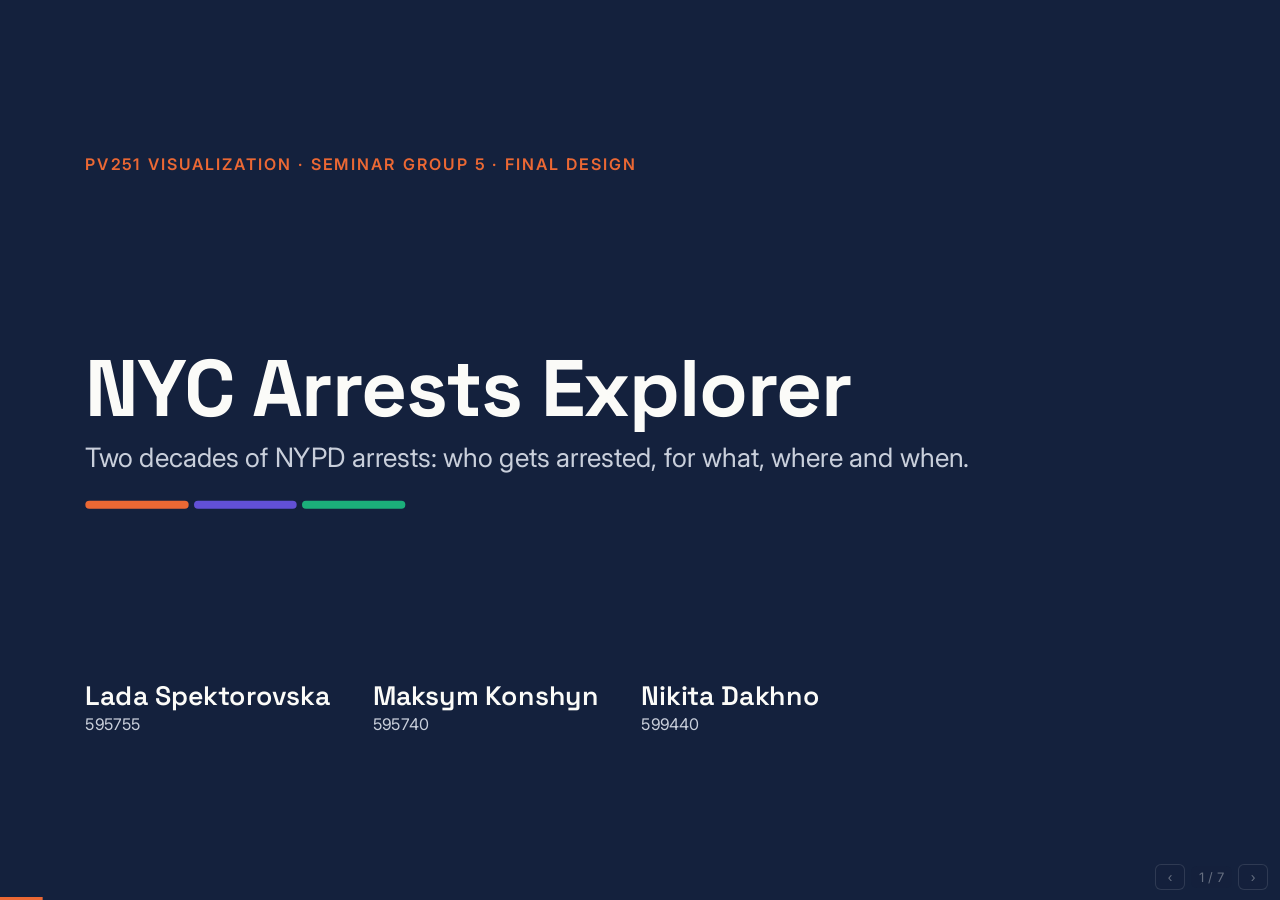
<file: deck/index.html>
<!doctype html>
<html lang="en">
<head>
<meta charset="utf-8">
<meta name="viewport" content="width=device-width, initial-scale=1">
<title>NYC Arrests Explorer — PV251 final design</title>
<link rel="preconnect" href="https://fonts.googleapis.com">
<link rel="preconnect" href="https://fonts.gstatic.com" crossorigin>
<link rel="stylesheet" href="https://fonts.googleapis.com/css2?family=Inter:wght@400;600&family=Space+Grotesk:wght@500;600;700&display=swap">
<style>
:root {
  --ink:#14213D; --paper:#FBFBF8; --tone:#F0EEE7; --soft:#4A5568; --dsoft:#C9CFDB; --line:#D8D4C8;
  --orange:#eb6834; --violet:#6250d6; --aqua:#1baf7a; --s:1;
  /* schematic series colours (text never uses them) */
  --map:#1F4E9C;      /* magnitude: one hue, light -> dark via opacity */
  --cal:#B3364A;      /* calendar magnitude / positive deviation */
  --cal-neg:#2F6DB5;  /* calendar negative deviation */
  --male:#8A9BB8; --female:#D9559A;
  /* motion tokens: every transition/animation below uses these */
  --ease-out: cubic-bezier(0.32, 0.72, 0, 1);     /* appearing */
  --ease-in: cubic-bezier(0.55, 0, 1, 0.45);      /* leaving */
  --ease-in-out: cubic-bezier(0.77, 0, 0.175, 1); /* moving on screen: camera, cursor, state changes */
  --d-press: 150ms;   /* press feedback, hover */
  --d-in: 300ms;      /* things appearing */
  --d-exit: 220ms;    /* things leaving (~25% shorter) */
  --d-move: 450ms;    /* camera, cursor travel */
  --d-xfade: 400ms;   /* sketch / schematic cross-fades and state changes */
  --dim: 0.5;         /* spotlight scrim: ink at 50% */
  --stag: 40ms;       /* stagger between identical siblings */
  --stag-piece: 90ms; /* stagger between distinct pieces */
  --chain: 300ms;     /* gap between chained pieces on the build slide */
  /* interaction storyboard (forward step):
       0ms            cursor travels to the control         (--d-move, ease-in-out)
       --t-press      cursor dips to 0.96 + ripple ring     (--d-press / --d-xfade)
       0ms → --t-swap spotlight hole on the control being used
       --t-swap       schematic changes state               (--d-xfade, ease-in-out)
                      and the hole cross-fades to the views that changed (rest state) */
  --t-press: var(--d-move);
  --t-swap: calc(var(--d-move) + var(--d-press));
}
* { box-sizing: border-box; margin: 0; }
html, body { height: 100%; overflow: hidden; background: var(--ink); }
body { font-family: 'Inter', Arial, sans-serif; color: var(--ink); }
#stage { position: absolute; left: 50%; top: 50%; width: 1920px; height: 1080px; overflow: hidden;
  transform: translate(-50%, -50%) scale(var(--s)); background: var(--paper); }

/* slides: stacked, only .cur visible */
section { position: absolute; inset: 0; background: var(--paper); font-size: 30px; line-height: 1.35;
  padding: 96px 128px 112px; display: flex; flex-direction: column; gap: 40px;
  opacity: 0; visibility: hidden; transition: opacity var(--d-exit) var(--ease-in), visibility 0s var(--d-exit); }
section.cur { opacity: 1; visibility: visible; transition: opacity var(--d-in) var(--ease-out); }
section.dark { background: var(--ink); color: var(--paper); }
aside { display: none; }

/* step reveal: enter ease-out (optionally after --delay), leave shorter + ease-in, no delay */
[data-step] { transition: opacity var(--d-in) var(--ease-out) var(--delay, 0ms), transform var(--d-in) var(--ease-out) var(--delay, 0ms); }
[data-step]:not(.on) { opacity: 0; transform: translateY(12px); pointer-events: none;
  transition-duration: var(--d-exit); transition-timing-function: var(--ease-in); transition-delay: 0ms; }
[data-step].fade:not(.on) { transform: none; } /* replacements: opacity only */

h1, h2, h3 { font-family: 'Space Grotesk', Arial, sans-serif; line-height: 1.1; }
h1 { font-size: 120px; font-weight: 700; letter-spacing: -2px; }
h2 { font-size: 64px; font-weight: 700; letter-spacing: -1px; }
h3 { font-size: 40px; font-weight: 600; }
.head { display: flex; flex-direction: column; gap: 12px; }
.eyebrow { font-size: 24px; font-weight: 600; letter-spacing: 3px; text-transform: uppercase; color: var(--violet); }
.dark .eyebrow { color: var(--orange); }
.lead { font-size: 40px; line-height: 1.25; color: var(--soft); }
.dark .lead { color: var(--dsoft); }
.small { font-size: 24px; color: var(--soft); }
.dark .small { color: var(--dsoft); }
.spacer { flex: 1; }
.stack { display: grid; }
.stack > * { grid-area: 1 / 1; }
a { color: inherit; }

/* cover */
.sevbar { display: flex; gap: 8px; width: 480px; }
.sevbar i { height: 12px; border-radius: 6px; flex: 1; }
.names { display: flex; gap: 64px; }
.who { font-family: 'Space Grotesk', Arial, sans-serif; font-size: 40px; font-weight: 600; }
.uco { font-size: 24px; color: var(--dsoft); }

/* topic */
.stats { display: grid; grid-template-columns: 440px 1fr 1fr 580px; gap: 24px; }
.stat { background: var(--tone); border-radius: 16px; padding: 28px 32px; display: flex; flex-direction: column; gap: 8px; }
.num { font-family: 'Space Grotesk', Arial, sans-serif; font-size: 64px; font-weight: 700; line-height: 1; }
.cap { font-size: 24px; color: var(--soft); }
.qs { display: grid; grid-template-columns: repeat(4, 1fr); gap: 24px; }
.q { border-top: 6px solid var(--orange); padding-top: 20px; display: flex; flex-direction: column; gap: 8px; }
.qk { font-family: 'Space Grotesk', Arial, sans-serif; font-size: 40px; font-weight: 700; }
.qt { font-size: 30px; color: var(--soft); }
.cav { display: flex; flex-direction: column; gap: 16px; }
.caveat { font-size: 30px; font-weight: 600; border-left: 6px solid var(--violet); padding-left: 24px; }
.caveat2 { font-size: 24px; color: var(--soft); border-left: 6px solid var(--violet); padding-left: 24px; }

/* sheet camera */
section.split { padding: 0; flex-direction: row; gap: 0; }
.cam { position: relative; width: 1000px; height: 1080px; flex: none; overflow: hidden; background: var(--tone); }
.cam-in { position: absolute; left: 0; top: 0; width: 955px; height: 1280px; transform-origin: 0 0;
  transition: transform var(--d-move) var(--ease-in-out); --cs: 1; }
.cam-in img { display: block; width: 955px; height: 1280px; }
.hl { position: absolute; border: calc(5px / var(--cs)) solid var(--orange); border-radius: calc(8px / var(--cs));
  box-shadow: 0 0 0 4000px rgba(20,33,61,.4); --delay: var(--d-move); } /* appears once the camera lands */
.split-body { flex: 1; min-width: 0; padding: 96px 96px 112px 80px; display: flex; flex-direction: column; gap: 40px; }
.pstack { flex: 1; }
.pstack > * { display: flex; flex-direction: column; gap: 28px; }
.grid4 { display: grid; grid-template-columns: 1fr 1fr; gap: 16px; }
.cell { background: var(--tone); border-radius: 12px; padding: 24px 32px; display: flex; flex-direction: column; gap: 4px; }
.letter { font-family: 'Space Grotesk', Arial, sans-serif; font-size: 64px; font-weight: 700; line-height: 1; color: var(--orange); }
.cell-t { font-family: 'Space Grotesk', Arial, sans-serif; font-size: 40px; font-weight: 600; }
.cell-s { font-size: 24px; color: var(--soft); }
.vhead { display: flex; align-items: baseline; gap: 28px; }
.vhead .letter { font-size: 120px; }
.vq { font-size: 30px; color: var(--soft); }
.vq b { font-family: 'Space Grotesk', Arial, sans-serif; color: var(--ink); }
.dcard { background: var(--tone); border-radius: 16px; padding: 28px 36px; display: flex; flex-direction: column; gap: 20px; }
.dline { font-size: 30px; line-height: 1.35; color: var(--soft); }
.tag { display: block; font-size: 24px; font-weight: 600; letter-spacing: 2px; text-transform: uppercase; color: var(--violet); }
.colours { display: flex; flex-wrap: wrap; align-items: center; gap: 16px 32px; }
.clabel { width: 100%; font-size: 26px; font-weight: 600; }
.sw { display: flex; align-items: center; gap: 12px; font-size: 26px; }
.chip { width: 28px; height: 28px; border-radius: 6px; }
.ramp { width: 140px; height: 28px; border-radius: 6px; background: linear-gradient(90deg, #E3ECF8, #1F4E9C); }

/* items (orange left border) */
.item { border-left: 5px solid var(--orange); padding-left: 20px; display: flex; flex-direction: column; gap: 2px; }
.it { font-size: 30px; font-weight: 600; }
.id { font-size: 24px; color: var(--soft); }
.ops { display: flex; flex-direction: column; gap: 28px; }

/* schematic dashboard (drawn by buildDash() in the script) */
.dash { display: block; overflow: visible; }
.dash text { font-family: 'Inter', Arial, sans-serif; font-size: 26px; fill: var(--soft); }
.dash .ptitle { font-family: 'Space Grotesk', Arial, sans-serif; font-size: 30px; font-weight: 700; fill: var(--ink); }
.dash .strong { fill: var(--ink); font-weight: 600; }
.dash .big { font-family: 'Space Grotesk', Arial, sans-serif; font-size: 34px; font-weight: 700; fill: var(--ink); }
.dash .on-ink { fill: var(--paper); font-weight: 600; }
.dash .panel { fill: var(--paper); stroke: var(--line); stroke-width: 2; }
/* continuous values (opacity / transform) set per step in setDash(); they change with the cross-fade */
.vv { transition: opacity var(--d-xfade) var(--ease-in-out), transform var(--d-xfade) var(--ease-in-out); }
.fwd .vv { transition-delay: var(--t-swap); }
.bar { transform-box: fill-box; transform-origin: 0 50%; }
.dash .dnum { font-family: 'Space Grotesk', Arial, sans-serif; font-size: 22px; font-weight: 700; fill: var(--ink); }
/* discrete swaps (labels, chips, toggles, outlines): symmetric cross-fade, after the press when stepping forward */
.var, .var:not(.on) { transition-duration: var(--d-xfade); transition-timing-function: var(--ease-in-out); }
.fwd .var { --delay: var(--t-swap); }
.fwd .var:not(.on) { transition-delay: var(--t-swap); }
.note-ill { font-size: 24px; color: var(--soft); }

/* bridge: sketch crop -> schematic panel, same 2x2 cell */
section.bridge { padding: 72px 128px 56px; gap: 28px; }
.b2x2 { display: grid; grid-template-columns: 760px 760px; grid-auto-rows: 332px; gap: 24px; align-self: center; }
.bcell { position: relative; border-radius: 12px; overflow: hidden; background: var(--tone); border: 2px solid var(--line); }
.crop { position: absolute; inset: 0; background-repeat: no-repeat; }
.schem { position: absolute; inset: 0; background: var(--paper); transition-duration: var(--d-xfade); --delay: calc(var(--i) * var(--stag)); }
.schem svg { width: 100%; height: 100%; }
.blabel { position: absolute; left: 12px; top: 12px; display: flex; align-items: baseline; gap: 10px;
  background: var(--ink); color: var(--paper); border-radius: 10px; padding: 6px 16px 8px; }
.blabel b { font-family: 'Space Grotesk', Arial, sans-serif; font-size: 36px; color: var(--orange); line-height: 1; }
.blabel span { font-size: 24px; font-weight: 600; }
.bfoot { display: flex; justify-content: flex-end; width: 1544px; align-self: center; }

/* interactivity, acted out on the schematic */
section.live { padding: 0; gap: 0; background: var(--tone); }
.dashbox { position: relative; width: 1728px; height: 860px; margin: 36px 96px 0; flex: none; overflow: hidden; }
/* focus zoom: the schematic's own camera; zooming in waits for the press, zooming out starts at once */
.dcam { position: absolute; inset: 0; transform-origin: 0 0; transition: transform var(--d-move) var(--ease-in-out); }
.fwd[data-zoom] .dcam { transition-delay: var(--t-swap); }
.live[data-zoom] .scrim.on { opacity: 0; } /* the zoom is the focus: no scrim */
.fwd[data-zoom] .scrim { transition-delay: var(--t-swap); }
.cursor { position: absolute; left: 0; top: 0; z-index: 3; pointer-events: none;
  transform: translate(calc(var(--cx, 110) * 1px), calc(var(--cy, 300) * 1px));
  transition: transform var(--d-move) var(--ease-in-out), opacity var(--d-in) var(--ease-out); }
.live[data-zoom] .cursor { opacity: 0; }
.fwd[data-zoom] .cursor { transition-delay: 0ms, var(--t-swap); }
.cin { display: block; width: 40px; height: 56px; transform-origin: 2px 2px; filter: drop-shadow(0 2px 3px rgba(0,0,0,.35)); }
.fwd:not([data-hover]) .cin { animation: press-a var(--d-press) var(--ease-out) var(--t-press) both; }
.fwd[data-odd]:not([data-hover]) .cin { animation-name: press-b; } /* new name each step restarts the press */
@keyframes press-a { 50% { transform: scale(0.96); } }
@keyframes press-b { 50% { transform: scale(0.96); } }
.fx { position: absolute; pointer-events: none; opacity: 0; transition: none; }
.ripple { width: 56px; height: 56px; margin: -28px 0 0 -28px; border: 4px solid var(--orange); border-radius: 50%; }
.fwd .ripple.on { animation: ripple var(--d-xfade) var(--ease-out) var(--t-press) both; }
@keyframes ripple { from { opacity: .9; transform: scale(0.95); } to { opacity: 0; transform: scale(1.8); } }
.scrim { position: absolute; inset: 0; width: 100%; height: 100%; pointer-events: none; overflow: visible; }
.scrim > rect { fill: var(--ink); fill-opacity: var(--dim); }
/* holes live in the SVG mask: phase 1 = control, shown only during a forward press, never at rest */
.h1 { opacity: 0; transition: none; }
.fwd .h1.on { animation: hole-out var(--d-xfade) var(--ease-in) var(--t-swap) both; }
@keyframes hole-out { from { opacity: 1; } to { opacity: 0; } }
/* phase 2 = views that changed: the rest state, cross-fades with the state change */
.h2 { transition-duration: var(--d-xfade); }
.fwd .h2 { --delay: var(--t-swap); }
.capstrip { flex: 1; display: flex; align-items: center; justify-content: space-between; gap: 48px; padding: 0 96px; }
.capstrip > .stack { flex: 1; }
.capt { display: flex; flex-direction: column; gap: 6px; }
.capt p:last-child { font-size: 30px; color: var(--soft); }
.capt b { font-family: 'Space Grotesk', Arial, sans-serif; font-size: 40px; font-weight: 600; color: var(--ink); margin-right: 16px; }
.capside { display: flex; flex-direction: column; align-items: flex-end; gap: 14px; }
.dots { display: flex; gap: 12px; }
.dots b { width: 18px; height: 18px; border-radius: 50%; border: 2px solid var(--soft); position: relative; }
.dots i { position: absolute; inset: 2px; border-radius: 50%; background: var(--orange); }

/* build plan pipeline */
.pipe { display: flex; align-items: stretch; }
.node { width: 372px; flex: none; background: var(--tone); border-radius: 16px; padding: 28px 30px; display: flex; flex-direction: column; gap: 10px; }
.node .tag { margin-bottom: 2px; font-size: 24px; color: var(--violet); }
.node h3 { font-size: 36px; }
.node p { font-size: 28px; color: var(--soft); line-height: 1.4; }
.arrow { flex: 1; align-self: center; height: 6px; background: var(--orange); position: relative; margin: 0 10px 0 6px; transform-origin: 0 50%; }
.arrow::after { content: ""; position: absolute; right: -12px; top: -9px; border: 12px solid transparent; border-left: 14px solid var(--orange); border-right: 0; }
.arrow[data-step]:not(.on) { transform: scaleX(0); } /* drawn in from the left */
.notes2 { display: flex; flex-direction: column; gap: 18px; }
.notes2 .item p { font-size: 26px; color: var(--soft); }
.notes2 .item b { color: var(--ink); }

/* closing */
.fq { display: grid; grid-template-columns: repeat(3, 1fr); gap: 24px; }
.fcard { background: #1F2E52; border-radius: 16px; padding: 32px 36px; border-top: 6px solid var(--orange); font-size: 34px; line-height: 1.3;
  opacity: 0; transform: translateY(12px); transition: opacity var(--d-exit) var(--ease-in), transform var(--d-exit) var(--ease-in); }
/* closing storyboard: slide fades in, then the three questions arrive one by one (--chain apart) */
section.cur .fcard { opacity: 1; transform: none; --t: calc(var(--d-xfade) + var(--i) * var(--chain));
  transition: opacity var(--d-in) var(--ease-out) var(--t), transform var(--d-in) var(--ease-out) var(--t); }

/* chrome outside the stage */
#ui { position: fixed; right: 12px; bottom: 10px; display: flex; align-items: center; gap: 6px; opacity: .35; transition: opacity var(--d-press) ease; font: 13px Inter, Arial, sans-serif; color: #fff; }
@media (hover: hover) and (pointer: fine) { #ui:hover { opacity: 1; } }
#ui button { background: var(--ink); color: #fff; border: 1px solid #fff5; border-radius: 6px; width: 30px; height: 26px; cursor: pointer; font-size: 14px; }
#ui span { background: var(--ink); padding: 3px 8px; border-radius: 6px; }
#bar { position: fixed; left: 0; bottom: 0; width: 100%; height: 3px; background: var(--orange); transform-origin: 0 50%; transform: scaleX(0); transition: transform var(--d-in) var(--ease-in-out); }
#notes { position: fixed; left: 0; right: 0; bottom: 0; max-height: 40vh; overflow: auto; padding: 16px 24px 28px;
  background: rgba(20,33,61,.95); color: var(--paper); font: 18px/1.5 Inter, Arial, sans-serif; display: none; }
body.notes #notes { display: block; }
body.notes #ui { bottom: calc(10px + var(--nh, 0px)); }

@media (prefers-reduced-motion: reduce) {
  *, *::before, *::after { transition: none !important; animation: none !important; }
  [data-step]:not(.on) { transform: none; }
  .arrow[data-step]:not(.on) { transform: scaleX(0); }
}
</style>
</head>
<body>
<div id="stage">

<!-- 1 · cover -->
<section class="dark" data-steps="0">
  <p class="eyebrow">PV251 Visualization · Seminar group 5 · Final design</p>
  <div class="spacer"></div>
  <div class="head">
    <h1>NYC Arrests Explorer</h1>
    <p class="lead">Two decades of NYPD arrests: who gets arrested, for what, where and when.</p>
  </div>
  <div class="sevbar"><i style="background:var(--orange)"></i><i style="background:var(--violet)"></i><i style="background:var(--aqua)"></i></div>
  <div class="spacer"></div>
  <div class="names">
    <div><p class="who">Lada Spektorovska</p><p class="uco">595755</p></div>
    <div><p class="who">Maksym Konshyn</p><p class="uco">595740</p></div>
    <div><p class="who">Nikita Dakhno</p><p class="uco">599440</p></div>
  </div>
  <aside>Hi, we’re Lada, Maksym and Nikita from seminar group five. Our project is the NYC Arrests Explorer: twenty years of NYPD arrest records — who gets arrested, for what, where and when.</aside>
</section>

<!-- 2 · topic & data -->
<section data-steps="3">
  <div class="head"><p class="eyebrow">01 · Topic &amp; data</p><h2>Two decades of NYPD arrests</h2></div>
  <div class="stats" data-step="1">
    <div class="stat"><p class="num">6,264,978</p><p class="cap">arrests, 2006–2025</p></div>
    <div class="stat"><p class="num">78</p><p class="cap">precincts</p></div>
    <div class="stat"><p class="num">77</p><p class="cap">offense categories</p></div>
    <div class="stat"><p class="num">422k → 140k</p><p class="cap">arrests per year, 2010 → 2020</p></div>
  </div>
  <div class="qs" data-step="2">
    <div class="q"><p class="qk">Who</p><p class="qt">Sex, race and age vs. charge severity</p></div>
    <div class="q"><p class="qk">What</p><p class="qt">Most common offenses per precinct and year</p></div>
    <div class="q"><p class="qk">Where</p><p class="qt">Precincts with unusually many arrests</p></div>
    <div class="q"><p class="qk">When</p><p class="qt">Long-term trend and seasonality</p></div>
  </div>
  <div class="spacer"></div>
  <div class="cav" data-step="3">
    <p class="caveat">Arrests are a record of police activity, not of crimes committed.</p>
    <p class="caveat2">2025: sex and age are missing for ~53% of records, so demographic views will default to 2024.</p>
  </div>
  <p class="small">Source: NYPD Arrests Data (Historic), NYC Open Data</p>
  <aside>NYPD Arrests Data from NYC Open Data. [→] About 6.3 million arrests, 2006 to 2025, 78 precincts, 77 offense categories; arrests fell from about 422 thousand a year in 2010 to 140 thousand in 2020. [→] Four questions: who, what, where, when. [→] Two caveats: arrests record police activity, not crime; and 2025 lacks sex and age for about half the records, so the demographic views will default to 2024.</aside>
</section>

<!-- 3 · design sheet walk-through (camera) -->
<section class="split" data-steps="7" id="sheet">
  <div class="cam"><div class="cam-in"><img src="img/sheet.jpg" alt="Hand-drawn Design Sheet 5: a 2×2 dashboard with a precinct map, a precinct detail panel, waffle charts and a calendar heatmap, plus focus, operations and detail notes"></div></div>
  <div class="split-body">
    <div class="head"><p class="eyebrow">02 · Final design sheet</p><h2>Design Sheet 5</h2></div>
    <div class="pstack stack">
      <div class="fade" data-step="0" data-until="0">
        <p class="lead">Our combined design: one 2×2 dashboard, one view per question.</p>
        <div class="grid4">
          <div class="cell"><p class="letter">A</p><p class="cell-t">Map</p><p class="cell-s">Where</p></div>
          <div class="cell"><p class="letter">B</p><p class="cell-t">Precinct detail</p><p class="cell-s">What</p></div>
          <div class="cell"><p class="letter">C</p><p class="cell-t">Waffles</p><p class="cell-s">Who</p></div>
          <div class="cell"><p class="letter">D</p><p class="cell-t">Calendar</p><p class="cell-s">When</p></div>
        </div>
      </div>
      <div class="fade" data-step="1" data-until="1">
        <div class="vhead"><p class="letter">A</p><h2>Map</h2></div>
        <p class="vq"><b>Where</b> — precincts with unusually many arrests</p>
        <div class="dcard">
          <p class="dline"><span class="tag">Encoding</span>Precinct choropleth, switchable to density heat or donut clusters</p>
          <p class="dline"><span class="tag">Why</span>Count or per 10k residents, so big precincts don’t dominate</p>
        </div>
      </div>
      <div class="fade" data-step="2" data-until="2">
        <div class="vhead"><p class="letter">B</p><h2>Precinct detail</h2></div>
        <p class="vq"><b>What</b> — most common offenses per precinct and year</p>
        <div class="dcard">
          <p class="dline"><span class="tag">Encoding</span>Top offenses as sorted bars, a trend line over the years, a severity-mix bar</p>
          <p class="dline"><span class="tag">Why</span>Ranking, trend and mix of one precinct side by side</p>
        </div>
      </div>
      <div class="fade" data-step="3" data-until="3">
        <div class="vhead"><p class="letter">C</p><h2>Waffles</h2></div>
        <p class="vq"><b>Who</b> — sex, race and age vs. charge severity</p>
        <div class="dcard">
          <p class="dline"><span class="tag">Encoding</span>10×10 isotype waffles per severity, 1 figure = 1%</p>
          <p class="dline"><span class="tag">Why</span>Shares are countable and comparable across severities</p>
        </div>
      </div>
      <div class="fade" data-step="4" data-until="4">
        <div class="vhead"><p class="letter">D</p><h2>Calendar</h2></div>
        <p class="vq"><b>When</b> — long-term trend and seasonality</p>
        <div class="dcard">
          <p class="dline"><span class="tag">Encoding</span>Weekday × month calendar heatmap, absolute or % deviation</p>
          <p class="dline"><span class="tag">Why</span>Separates the overall level from seasonality</p>
        </div>
      </div>
      <div class="fade" data-step="5" data-until="5">
        <h3>Focus</h3>
        <div class="ops">
          <div class="item"><p class="it">Waffle zoom</p><p class="id">1 figure = 1%, sorted by cohort</p></div>
          <div class="item"><p class="it">Donut cluster zoom</p><p class="id">Centre = volume, ring = severity; zooming splits clusters into precincts</p></div>
        </div>
      </div>
      <div class="fade" data-step="6" data-until="6">
        <h3>Operations</h3>
        <div class="ops">
          <div class="item"><p class="it">Linked filtering</p><p class="id">Click a precinct in A — B, C and D follow</p></div>
          <div class="item"><p class="it">Layer switching</p><p class="id">Choropleth · density heat · donut clusters</p></div>
          <div class="item"><p class="it">Count / per 10k</p><p class="id">Normalise by population</p></div>
          <div class="item"><p class="it">Abs / %</p><p class="id">Calendar in raw counts or row-normalised shares</p></div>
        </div>
      </div>
      <div class="fade" data-step="7">
        <p class="lead">One 2×2 dashboard, one view per question.</p>
        <div class="grid4">
          <div class="cell"><p class="letter">A</p><p class="cell-t">Map</p><p class="cell-s">Where</p></div>
          <div class="cell"><p class="letter">B</p><p class="cell-t">Precinct detail</p><p class="cell-s">What</p></div>
          <div class="cell"><p class="letter">C</p><p class="cell-t">Waffles</p><p class="cell-s">Who</p></div>
          <div class="cell"><p class="letter">D</p><p class="cell-t">Calendar</p><p class="cell-s">When</p></div>
        </div>
        <div class="colours">
          <p class="clabel">Severity colours stay fixed:</p>
          <div class="sw"><div class="chip" style="background:var(--orange)"></div>Felony</div>
          <div class="sw"><div class="chip" style="background:var(--violet)"></div>Misdemeanor</div>
          <div class="sw"><div class="chip" style="background:var(--aqua)"></div>Violation</div>
          <div class="sw"><div class="ramp"></div>Magnitude: one hue</div>
        </div>
      </div>
    </div>
  </div>
  <aside>Our final design, Design Sheet 5: one 2×2 dashboard. [→] A, the map — where: choropleth, heat or donuts, count or per 10k. [→] B, precinct detail — what: sorted bars, trend line, severity mix. [→] C, waffles — who: one figure per percent. [→] D, calendar — when: weekday by month, absolute or percent. [→] Focus: zoom into one waffle, one figure per percent; and donut clusters — centre is volume, ring is severity, zooming splits them into precincts. [→] Operations: click a precinct and the rest follow, layer switch, per 10k, abs/%. [→] Severity keeps the same three colours everywhere; magnitude is one hue.</aside>
</section>

<!-- 4 · bridge: sketch -> clean schematic layout -->
<section class="bridge" data-steps="1">
  <div class="head">
    <p class="eyebrow">03 · From sketch to a clean layout</p>
    <div class="stack">
      <h2 class="fade" data-step="0" data-until="0">The sketch: four views, A–D</h2>
      <h2 class="fade" data-step="1">The same four views, simplified</h2>
    </div>
  </div>
  <div class="b2x2">
    <div class="bcell"><div class="crop" data-r="35,175,435,275"></div><div class="schem fade" data-step="1" data-panel="A" style="--i:0"></div><p class="blabel"><b>A</b><span>Map</span></p></div>
    <div class="bcell"><div class="crop" data-r="465,212,485,205"></div><div class="schem fade" data-step="1" data-panel="B" style="--i:1"></div><p class="blabel"><b>B</b><span>Precinct detail</span></p></div>
    <div class="bcell"><div class="crop" data-r="30,448,445,210"></div><div class="schem fade" data-step="1" data-panel="C" style="--i:2"></div><p class="blabel"><b>C</b><span>Waffles</span></p></div>
    <div class="bcell"><div class="crop" data-r="470,418,480,245"></div><div class="schem fade" data-step="1" data-panel="D" style="--i:3"></div><p class="blabel"><b>D</b><span>Calendar</span></p></div>
  </div>
  <div class="bfoot"><p class="note-ill fade" data-step="1">Schematic — illustrative values</p></div>
  <aside>The sheet’s layout block is a 2×2: map, detail, waffles, calendar. [→] Here are the same four views as a clean schematic, in the same positions — this is the layout we plan to implement. The values are illustrative.</aside>
</section>

<!-- 5 · interactivity, acted out on the schematic -->
<section class="live" data-steps="10" id="live">
  <div class="dashbox">
    <div class="dcam"><svg class="scrim fade" data-step="1" viewBox="0 0 1728 860" aria-hidden="true">
      <mask id="spot" maskUnits="userSpaceOnUse" x="-20" y="-20" width="1768" height="900"><rect x="-20" y="-20" width="1768" height="900" fill="#fff"/></mask>
      <rect x="-20" y="-20" width="1768" height="900" mask="url(#spot)"/>
    </svg></div>
    <div class="cursor"><svg class="cin" viewBox="0 0 20 28" aria-hidden="true"><path d="M2 2 L2 23 L7.5 18 L11 26 L14.5 24.5 L11 16.8 L18 16.8 Z" fill="#14213D" stroke="#fff" stroke-width="1.6" stroke-linejoin="round"/></svg></div>
  </div>
  <div class="capstrip">
    <div class="stack">
      <div class="capt fade" data-step="0" data-until="0"><p class="eyebrow">04 · Planned interactivity</p><p><b>Linked views, driven by clicks</b>every view will filter the others</p></div>
      <div class="capt fade" data-step="1" data-until="1"><p class="eyebrow">Year slider + play</p><p><b>2024 → 2010</b>every view updates to that year</p></div>
      <div class="capt fade" data-step="2" data-until="2"><p class="eyebrow">Offense filter</p><p><b>Offense: Drugs</b>all four views narrow to one category</p></div>
      <div class="capt fade" data-step="3" data-until="3"><p class="eyebrow">Click a precinct</p><p><b>Precinct 75</b>detail, waffles and calendar follow</p></div>
      <div class="capt fade" data-step="4" data-until="4"><p class="eyebrow">Click a cohort</p><p><b>Female</b>map, detail and calendar are cross-filtered</p></div>
      <div class="capt fade" data-step="5" data-until="5"><p class="eyebrow">Focus · waffle zoom</p><p><b>Zoom into a waffle</b>1 figure = 1%, sorted by cohort</p></div>
      <div class="capt fade" data-step="6" data-until="6"><p class="eyebrow">Toggle</p><p><b>Count → per 10k</b>map normalised by population</p></div>
      <div class="capt fade" data-step="7" data-until="7"><p class="eyebrow">Map layer</p><p><b>Choropleth → Donuts</b>centre = volume, ring = severity mix</p></div>
      <div class="capt fade" data-step="8" data-until="8"><p class="eyebrow">Focus · cluster zoom</p><p><b>Zoom into a cluster</b>it splits into precincts</p></div>
      <div class="capt fade" data-step="9" data-until="9"><p class="eyebrow">Toggle</p><p><b>Abs → %</b>calendar as deviation from the mean</p></div>
      <div class="capt fade" data-step="10" data-until="10"><p class="eyebrow">Tooltips</p><p><b>Hover any mark</b>its exact value appears</p></div>
    </div>
    <div class="capside">
      <p class="note-ill">Schematic — illustrative values</p>
      <div class="dots" aria-hidden="true"><b><i class="fade" data-step="1"></i></b><b><i class="fade" data-step="2"></i></b><b><i class="fade" data-step="3"></i></b><b><i class="fade" data-step="4"></i></b><b><i class="fade" data-step="5"></i></b><b><i class="fade" data-step="6"></i></b><b><i class="fade" data-step="7"></i></b><b><i class="fade" data-step="8"></i></b><b><i class="fade" data-step="9"></i></b><b><i class="fade" data-step="10"></i></b></div>
    </div>
  </div>
  <aside>How the four views will work together, shown on the schematic. [→] Move the year to 2010: every view updates. [→] Pick an offense: all four narrow to it. [→] Click a precinct: detail, waffles and calendar follow. [→] Click the female cohort: map, detail and calendar are cross-filtered. [→] Focus: zoom into one waffle — one figure is one percent. [→] Per 10k residents on the map. [→] Switch the map to donut clusters: centre is volume, ring is severity. [→] Zoom in and a cluster splits into precincts. [→] Calendar as percent deviation. [→] And a tooltip with the exact value on every mark.</aside>
</section>

<!-- 6 · how we will build it -->
<section data-steps="2" style="gap:44px">
  <div class="head"><p class="eyebrow">05 · Plan</p><h2>How we will build it</h2></div>
  <div class="pipe">
    <div class="node"><p class="tag">Source</p><h3>NYC Open Data API</h3><p>NYPD Arrests Data (Historic): 6,264,978 rows, 2006–2025</p></div>
    <i class="arrow" data-step="1"></i>
    <div class="node" data-step="1" style="--delay:var(--chain)"><p class="tag">Prep</p><h3>Python prep script</h3><p>Aggregate server-side with SoQL, so raw rows are never downloaded. Cache responses, reconcile totals with the API.</p></div>
    <i class="arrow" data-step="1" style="--delay:calc(2 * var(--chain))"></i>
    <div class="node" data-step="1" style="--delay:calc(3 * var(--chain))"><p class="tag">Output</p><h3>Static JSON</h3><p>Count cube, calendar, demographics, per-precinct and cross-filter files, precinct GeoJSON</p></div>
    <i class="arrow" data-step="2"></i>
    <div class="node" data-step="2" style="--delay:var(--chain)"><p class="tag">Browser</p><h3>D3 + Leaflet / Dash</h3><p>Static site with no server, or the sheet’s Python Dash + Plotly app</p></div>
  </div>
  <div class="notes2">
    <div class="item" data-step="2" style="--delay:calc(2 * var(--chain))"><p><b>Checks we plan:</b> every aggregate must reconcile with the API total; rows without usable coordinates will be missing only from the heat layer.</p></div>
    <div class="item" data-step="2" style="--delay:calc(2 * var(--chain) + var(--stag-piece))"><p><b>Two options:</b> Python + Dash + Plotly + Leaflet as on the sheet, or a static D3 + Leaflet site — no server to host or keep running.</p></div>
    <div class="item" data-step="2" style="--delay:calc(2 * var(--chain) + 2 * var(--stag-piece))"><p><b>Risk:</b> ~6.3M rows — so all aggregation happens before the browser; the client only looks values up.</p></div>
  </div>
  <aside>How we will build it. The source is the NYC Open Data API, about 6.3 million rows. [→] A Python prep script will aggregate on the server with SoQL, so we never download the raw rows; it caches responses and reconciles totals; the output is static JSON. [→] The front end is either Dash with Plotly and Leaflet, as on the sheet, or a static D3 and Leaflet site with no server to host. The main risk is data size, so all aggregation happens before the browser.</aside>
</section>

<!-- 7 · closing -->
<section class="dark" data-steps="0">
  <p class="eyebrow">06 · Feedback</p>
  <div class="spacer"></div>
  <div class="head"><h2>Feedback welcome</h2></div>
  <div class="spacer"></div>
  <p class="small">Lada Spektorovska · Maksym Konshyn · Nikita Dakhno — PV251, seminar group 5</p>
  <aside>That is our final design and plan. We’d welcome your feedback. Thank you.</aside>
</section>

</div>
<div id="bar"></div>
<div id="ui"><button id="prev" aria-label="Previous">‹</button><span id="count"></span><button id="next" aria-label="Next">›</button></div>
<div id="notes"></div>

<script>
const secs = [...document.querySelectorAll('section')];
const steps = secs.map(s => +s.dataset.steps);
const total = steps.reduce((a, n) => a + n + 1, 0);
// sheet camera stops [x, y, w, h(, centre-y)] in sheet.jpg px (955×1280); null = whole sheet.
// optional 5th value {s, cx, cy} overrides scale / centre: keeps the '4. DETAIL' block (x > 617, y > 990) out of frame.
const CAM = [null, [35,175,435,275], [465,212,485,205], [30,448,445,210], [470,418,480,245],
  [22,662,592,612, { s: 1.62, cx: 308.6, cy: 968 }], [615,658,340,325, { cy: 755 }], null];
let cur = 0, step = 0, fwd = false;

// ---------- schematic dashboard: 1728×860 user units, drawn once; state = f(step) ----------
const NS = 'http://www.w3.org/2000/svg';
const el = (tag, attrs, parent, text) => { const e = document.createElementNS(NS, tag);
  for (const [k, v] of Object.entries(attrs || {})) e.setAttribute(k, v); if (text != null) e.textContent = text; if (parent) parent.append(e); return e; };
const rnd = (a, b) => { const x = Math.sin(a * 127.1 + b * 311.7) * 43758.5453; return x - Math.floor(x); }; // deterministic "illustrative" values
const clamp = (v, lo, hi) => Math.max(lo, Math.min(hi, v));
const PANEL = { A: [0, 96, 856, 374], B: [872, 96, 856, 374], C: [0, 486, 856, 374], D: [872, 486, 856, 374] };
// which state each part shows at interaction step k (0..7): changes only where that interaction affects it
const T = { year: 1, offense: 2, precinct: 3, cohort: 4, wzoom: 5, rate: 6, donuts: 7, czoom: 8, pct: 9, tip: 10 }; // interaction order
const MAP_S = [0, 1, 2, 2, 3, 3, 4, 4, 4, 4, 4], BAR_S = [0, 1, 2, 3, 4, 4, 4, 4, 4, 4, 4], WAF_S = [0, 1, 2, 3, 3, 3, 3, 3, 3, 3, 3], CAL_S = [0, 1, 2, 3, 4, 4, 4, 4, 4, 4, 4];
const FEM = [[18, 22, 12], [16, 20, 14], [14, 12, 16], [20, 15, 9]]; // last cell of each grid is drawn as 'unknown' // female figures per waffle (F, M, V) per state
const yearX = y => 80 + 320 * (y - 2006) / 19, ruleX = y => 1372 + 332 * (y - 2006) / 19;
const mapVal = (i, s) => s === 4 ? clamp(0.15 + 0.85 * rnd(i, 41), 0.12, 1)
  : clamp(0.55 * rnd(i, 0) + 0.45 * rnd(i, s + 1) + [0, 0.12, -0.05, -0.1][s], 0.12, 1);
const barVal = (j, s) => j === 0 ? 0.8 + 0.2 * rnd(0, s) : (1 - j * 0.14) * (0.62 + 0.3 * rnd(j, s + 5));
const calVal = (d, m, s) => clamp(0.28 + 0.4 * [0.5, 0.8, 1, 0.9, 0.7, 0.35, 0][d] + 0.12 * Math.sin((m + s) * 0.8) + 0.22 * rnd(d * 12 + m, s + 3), 0.1, 1);
// NYC precinct outlines [precinct, borough, path] in dashboard units: data/precincts.geojson projected
// (equirectangular, cos-lat), Douglas–Peucker 0.9 units, slivers dropped — generated offline, pasted as static data.
const NYC = [[1,"M","M408,323L410,323L410,326L404,330L403,328L406,323ZM418,300L413,308L417,313L416,314L413,315L412,318L412,317L409,318L406,314L408,305L410,305L408,304L410,303L411,300L409,300L411,299L411,298L409,297L415,298Z"],[5,"M","M423,302L421,308L421,311L417,313L413,308L418,300Z"],[6,"M","M412,288L422,294L418,300L415,298L409,297L411,297L411,295L409,295L411,295L411,290L410,289L412,289L411,289Z"],[7,"M","M431,305L429,311L421,311L421,308L423,302Z"],[9,"M","M432,299L431,305L418,300L422,294Z"],[10,"M","M416,274L421,276L418,283L421,284L417,291L410,287L412,287L410,286L412,286L411,285L412,285L411,284L412,284L411,284L412,281L411,281L412,281L414,277L413,276L415,276L416,275L414,274L416,274L415,273Z"],[13,"M","M427,287L432,290L431,293L430,293L432,299L417,291L421,284Z"],[14,"M","M430,280L429,283L427,282L426,284L428,285L426,288L418,283L421,276Z"],[17,"M","M439,277L432,290L427,287L428,285L426,284L427,282L429,283L434,274Z"],[18,"M","M420,266L434,274L430,280L415,273L417,273L416,272L418,272L416,271L418,272L416,270L418,271L417,269L418,270L417,268L419,269L419,268L418,267L420,267L419,266Z"],[19,"M","M439,277L431,273L440,256L447,260L448,264Z"],[20,"M","M433,258L427,270L420,266L423,262L421,262L423,262L426,254Z"],[22,"M","M444,250L431,273L427,270L439,247Z"],[23,"M","M447,260L440,256L445,248L453,252Z"],[24,"M","M438,247L433,258L426,254L432,243Z"],[25,"M","M453,255L454,254L456,254L455,252L457,246L463,251L462,253L456,261L451,259ZM453,252L445,248L446,245L446,245L452,235L452,241L455,248L455,250Z"],[26,"M","M446,233L438,247L432,243L438,233L442,235L444,232Z"],[28,"M","M448,242L446,245L446,245L444,250L438,247L441,240L443,239Z"],[30,"M","M449,226L449,228L446,233L444,232L442,235L438,233L440,228L443,223Z"],[32,"M","M452,222L452,235L448,242L443,239L449,228L449,225Z"],[33,"M","M455,215L449,226L443,223L446,217L445,212L448,212Z"],[34,"M","M455,215L448,212L445,212L448,210L456,193L458,193L459,196L459,194L460,196L464,196L465,197L460,206L459,205L459,208Z"],[40,"X","M469,244L464,250L458,246L455,246L453,241L453,234L457,235L461,231L470,233L468,239Z"],[41,"X","M478,228L479,228L480,234L484,237L483,237L485,238L487,243L484,247L481,246L478,246L476,243L473,243L469,244L468,239L472,227L474,229Z"],[42,"X","M481,221L477,229L472,227L470,233L461,231L464,228L469,216L470,217L473,217L476,220L478,219Z"],[43,"X","M502,222L501,227L502,233L500,239L499,240L497,238L494,237L497,239L498,244L493,244L492,240L492,242L488,240L479,232L478,226L481,221L484,222L487,219L495,218L496,223Z"],[44,"X","M469,216L464,228L457,235L453,234L452,224L456,215L458,216Z"],[45,"X","M530,206L530,210L533,211L533,215L534,214L533,216L535,217L533,217L534,217L533,218L534,218L533,222L531,221L528,215L529,211L527,211L529,210L528,210L529,210L528,210L529,209L528,207ZM541,209L540,216L538,211L539,205L542,209ZM521,187L527,189L522,199L519,197L519,199L523,201L525,196L527,196L527,192L529,190L529,192L532,192L531,196L532,196L532,197L533,196L533,197L531,199L530,199L528,200L528,204L527,208L524,209L524,214L522,210L521,204L519,206L516,202L515,204L517,206L517,209L515,209L515,211L515,215L516,214L516,215L517,215L517,216L518,215L517,217L514,216L516,218L515,221L516,226L518,228L516,229L517,230L516,230L520,230L521,234L525,236L522,239L520,236L521,239L529,242L529,244L527,245L518,238L515,238L508,240L507,244L505,244L504,243L502,239L503,232L501,227L503,224L503,220L503,222L496,223L495,218L500,215L502,219L503,219L505,210L509,204L505,196L507,191L515,187Z"],[46,"X","M475,204L469,216L458,216L456,215L462,205L465,207L466,205L468,206L470,203Z"],[47,"X","M521,187L515,187L506,191L505,196L509,205L495,196L493,198L485,198L486,191L484,191L484,190L482,190L481,182L482,173L492,177L495,171L496,170L495,172L502,174L503,181Z"],[48,"X","M485,219L484,222L482,222L478,219L476,220L473,217L470,217L469,216L474,205L479,200L481,205L480,214L483,216L482,217Z"],[49,"X","M509,204L505,210L503,219L502,219L500,215L498,217L490,218L484,221L486,215L485,198L493,198L495,196Z"],[50,"X","M482,186L480,189L477,188L471,200L467,196L457,192L465,166L482,173L481,182Z"],[52,"X","M485,198L485,219L482,217L483,216L480,214L481,205L479,200L475,204L470,203L468,206L466,205L465,207L462,205L465,200L465,195L471,200L477,188L480,189L482,186L482,190L484,190L484,191L486,191Z"],[60,"K","M425,392L431,396L430,397L438,396L438,400L441,401L441,407L426,409L426,410L425,409L416,410L415,409L411,407L410,404L412,402L424,403L424,402L423,403L421,402L422,400L419,401L417,400Z"],[61,"K","M461,398L457,399L455,397L457,395L455,397L454,393L453,392L454,397L454,398L457,400L463,399L464,400L461,401L464,402L457,400L442,401L453,402L454,406L441,407L441,401L438,400L438,396L430,397L431,396L425,392L431,391L431,382L443,381L446,377L447,380Z"],[62,"K","M431,382L431,391L425,391L421,395L417,398L418,397L417,396L418,395L417,395L418,393L416,394L412,389L406,387L418,370L431,379Z"],[63,"K","M490,400L488,402L486,400L486,398L488,394L491,397ZM460,389L462,390L463,394L462,395L459,391ZM496,391L491,391L490,388L491,387L494,387L497,390ZM476,404L473,405L471,397L464,399L464,392L459,387L457,389L455,386L453,387L462,396L461,398L447,380L445,368L450,366L460,358L460,366L469,371L470,373L472,374L472,378L475,380L474,381L476,381L474,384L470,385L470,380L466,376L469,381L469,385L467,385L466,384L466,386L463,386L461,382L463,378L460,383L463,387L465,388L477,385L480,386L483,399L481,403Z"],[66,"K","M432,355L434,364L429,365L429,369L435,368L437,382L431,382L431,379L411,364L419,355L423,358Z"],[67,"K","M466,353L457,361L449,366L446,367L444,361L441,361L440,350L454,349L453,344L457,342Z"],[68,"K","M399,358L411,364L418,370L406,387L400,385L395,378L394,372L397,361L396,361L397,361L397,359Z"],[69,"K","M504,379L502,385L500,386L501,385L500,384L500,385L500,384L498,385L499,384L497,384L500,383L499,379L502,381ZM487,376L482,378L481,375L488,369L489,374ZM476,354L477,357L482,363L479,367L479,369L477,369L473,373L460,366L460,358L469,350L470,347L471,351L474,350Z"],[70,"K","M440,350L441,361L444,361L447,368L445,368L446,377L443,381L437,382L435,368L429,369L429,365L434,364L432,353L438,349Z"],[71,"K","M455,343L453,344L454,349L437,350L437,338L455,340Z"],[72,"K","M418,338L419,340L430,348L432,355L423,358L419,355L411,364L399,358L403,356L401,354L404,355L403,353L405,353L403,351L405,353L404,351L405,352L405,350L407,351L406,350L407,351L406,349L408,350L407,348L409,348L407,347L408,346L410,347L410,345L412,347L411,344L412,344L414,345L413,343L416,344L417,343L415,342L417,340Z"],[73,"K","M468,333L471,347L466,353L457,342L459,334L461,335L461,327Z"],[75,"K","M495,366L496,367L492,367L495,365ZM499,364L497,366L498,362L500,363ZM490,333L494,344L493,344L491,347L493,345L493,346L490,349L493,353L493,358L488,361L481,350L487,362L484,363L480,358L478,358L474,350L471,351L468,333L469,332L471,332L473,329L474,330L476,329L484,322L487,322L488,331L489,331Z"],[76,"K","M425,330L422,335L419,335L417,340L414,341L413,342L414,339L411,343L407,343L406,338L408,343L410,342L411,340L409,339L410,339L409,339L409,338L408,339L410,337L408,337L409,336L407,338L406,332L410,330L410,332L412,330L410,329L414,328L413,326L414,327L413,325L415,325L414,324L416,325L414,323L421,325L420,328Z"],[77,"K","M439,332L459,334L458,341L455,343L455,340L441,339L433,337L434,331Z"],[78,"K","M434,331L433,336L433,337L437,338L437,350L432,353L430,348L419,340L418,338L420,335L422,335L425,330L427,331L429,329L430,328L431,330Z"],[79,"K","M448,318L450,321L449,321L450,334L439,332L437,319Z"],[81,"K","M459,334L450,334L449,321L450,321L450,319L461,327L461,335Z"],[83,"K","M472,331L471,332L469,332L468,333L448,318L456,314L459,311L464,316L464,318L468,321L467,322L470,324Z"],[84,"K","M428,314L427,321L426,321L428,329L427,331L420,328L421,325L415,323L416,323L415,322L417,322L417,320L416,320L418,319L417,318L418,318L418,317L420,315Z"],[88,"K","M433,314L437,318L439,332L428,329L426,324L428,314L429,316L430,315L430,318L431,317L432,318L431,317L432,318L431,316L433,318L431,316L433,317L430,313L432,314L432,312L434,316Z"],[90,"K","M457,308L459,311L456,314L448,318L437,319L437,318L433,312L434,305L440,308L444,308L457,304L453,308L452,310L454,312L453,309L455,306L457,305Z"],[94,"K","M457,304L448,308L438,307L435,305L437,300L439,301L437,300L437,296L436,296L437,296L437,294L441,290L445,292L445,294L446,293L450,297L455,299Z"],[100,"Q","M507,393L507,395L505,396L501,394L500,392L502,391ZM530,390L530,398L507,404L486,414L473,419L467,420L448,430L449,420L456,416L464,413L467,415L469,415L474,411L482,411L497,401L503,401L512,398L519,393L521,395L519,393L521,392L522,394L521,391L522,389L528,389L531,386L529,389L529,392ZM518,389L517,390L516,386L518,387ZM507,382L508,384L505,385ZM511,361L513,368L515,371L514,373L516,374L514,376L515,379L516,378L515,380L516,383L512,392L506,393L505,392L506,390L512,389L511,388L513,380L512,383L510,379L504,378L505,375L508,372L507,372L507,366L506,362L510,363Z"],[101,"Q","M530,398L530,390L535,382L537,382L537,386L534,390L534,391L537,387L538,390L541,390L539,389L540,382L539,381L538,382L538,379L542,379L542,380L545,381L544,382L545,381L553,380L557,386L557,390L555,391L557,391L557,393L552,393L549,395L544,395Z"],[102,"Q","M515,315L518,324L495,332L490,333L489,331L488,331L486,320L487,316L496,317L494,313L504,310L510,306Z"],[103,"Q","M550,313L544,313L520,329L515,315L538,307L545,303Z"],[104,"Q","M477,294L478,298L484,296L486,297L492,308L492,314L496,316L493,317L493,316L487,316L487,322L484,322L476,329L474,330L473,329L472,331L470,324L467,322L468,321L464,318L464,316L459,311L457,307L459,307L457,302L459,302L457,301L458,300L461,303L464,302L471,293Z"],[105,"Q","M563,330L552,325L553,323L545,303L548,301L547,300L561,286L566,277L570,276L576,281L577,290L573,298L561,302L563,311Z"],[106,"Q","M510,355L507,351L508,349L507,350L508,348L508,346L508,348L507,350L507,348L506,348L507,354L505,354L503,345L505,357L497,358L496,356L497,352L494,352L491,349L492,347L491,349L490,348L493,346L493,345L491,346L494,344L490,333L495,332L518,324L523,336L523,343L520,343L520,346L517,345L517,344L506,343Z"],[107,"Q","M547,300L548,301L541,306L515,315L506,298L504,288L507,288L507,291L509,292L510,290L510,288L516,291L526,291L541,286L544,292L542,295Z"],[108,"Q","M471,280L477,294L470,294L466,299L461,303L451,297L448,293L446,292L450,288L445,291L441,290L437,291L439,284L442,284L440,283L443,279L451,283L451,284L453,282L458,282L459,283Z"],[109,"Q","M539,260L537,263L528,266L528,281L527,280L526,291L516,291L510,288L510,290L508,292L507,288L505,288L505,284L503,278L503,272L503,271L500,272L498,271L498,268L496,267L498,263L496,262L497,260L494,260L492,258L495,256L494,256L496,251L498,252L498,251L500,251L501,250L502,251L503,249L502,249L504,252L504,255L507,255L509,252L507,250L510,249L513,247L517,250L517,249L527,251L528,255L534,254L534,252L533,251L536,250L539,256L538,257L536,256Z"],[110,"Q","M505,287L504,288L504,293L506,298L504,300L500,294L499,290L478,298L473,285L491,283L496,281L495,277L492,274L493,273L493,275L492,274L497,276L497,275L496,275L498,276L503,272L504,274L503,279L505,283Z"],[111,"Q","M570,276L566,277L560,287L547,300L542,295L544,292L541,286L526,291L525,290L527,287L527,280L528,281L528,266L537,263L539,260L542,262L542,265L546,271L553,278L548,270L549,266L548,263L550,260L553,264L554,263Z"],[112,"Q","M506,298L510,303L510,306L504,310L494,313L494,314L492,314L492,308L486,297L484,296L499,290L500,294L504,300Z"],[113,"Q","M524,371L522,379L520,373ZM550,314L553,323L551,327L545,330L543,337L537,338L539,341L529,342L528,343L537,346L551,357L554,361L552,362L551,357L548,355L552,359L551,364L542,368L540,375L539,372L537,375L539,372L536,369L535,369L532,375L534,379L528,383L523,380L527,373L530,372L532,367L529,365L525,367L529,364L528,363L512,354L511,350L512,346L518,346L514,345L511,346L510,350L512,355L510,353L510,355L506,343L517,344L517,345L520,346L520,343L523,343L523,340L520,329L544,313Z"],[114,"Q","M439,282L437,283L439,280L449,267L448,269ZM476,266L477,271L473,272L470,277L471,280L459,283L458,282L453,282L451,284L451,283L443,279L448,271L452,269L450,266L451,264L455,264L465,254L470,255L472,258L469,261L473,259L473,261L475,260L474,263L475,265L476,263ZM476,248L485,254L485,257L482,258L476,256L474,253Z"],[115,"Q","M492,274L495,277L496,281L491,283L473,285L470,279L473,272L477,271L475,266L479,266L478,262L482,261L481,260L484,261L487,256L487,259L485,261L494,267L493,269L494,269L490,271Z"],[116,"Q","M563,330L562,344L564,352L555,356L556,364L555,364L555,362L554,361L552,363L554,360L551,357L537,346L528,343L529,342L539,341L537,338L543,337L545,330L552,325Z"],[120,"S","M388,386L383,387L366,381L355,381L347,383L346,372L349,360L350,360L354,359L359,357L366,357L371,354L378,357L378,359L379,359L378,359L379,359L378,360L379,360L378,360L378,367L380,368L378,368L377,370Z"],[121,"S","M349,361L346,372L347,380L347,383L352,382L352,388L350,390L347,389L343,396L339,397L335,402L338,408L333,415L328,417L326,416L326,412L323,412L317,405L315,405L312,403L307,403L307,396L311,390L308,383L310,366L317,358L318,359L318,357L320,357L321,359L323,357L325,358L324,360L325,359L328,359L329,360L330,360L330,361L331,361L332,362L333,362L334,361L334,362L336,361L337,362L337,361L345,359Z"],[122,"S","M388,386L389,389L377,403L377,404L377,403L371,411L368,412L361,422L359,421L356,425L351,428L344,438L342,438L342,434L345,434L348,431L348,429L347,427L344,426L344,428L343,427L343,429L341,429L341,433L336,436L332,433L328,428L326,416L328,417L333,415L338,409L338,407L335,402L339,397L343,396L347,389L350,390L352,388L352,382L355,381L366,381L383,387Z"],[123,"S","M326,416L328,428L336,436L333,439L324,443L322,446L320,445L318,446L312,452L310,451L310,450L306,451L300,457L293,458L285,462L283,461L280,454L283,448L283,449L284,447L285,448L288,445L287,444L286,442L287,435L284,429L293,420L300,421L300,420L303,419L307,403L312,403L315,405L317,405L323,412L326,412Z"]];
const NYC_C = {"1":[410.2,314.9],"5":[418.4,308.2],"6":[412.3,292.1],"7":[425.6,308.1],"9":[425.6,300.4],"10":[412.9,281.9],"13":[429.2,292.8],"14":[425.0,282.0],"17":[432.6,283.6],"18":[420.3,269.9],"19":[443.7,266.3],"20":[424.1,261.0],"22":[435.2,259.5],"23":[448.2,254.2],"24":[434.3,249.7],"25":[454.1,248.9],"26":[439.6,238.9],"28":[442.9,244.6],"30":[441.4,230.0],"32":[449.3,230.0],"33":[447.8,217.4],"34":[456.5,202.0],"40":[462.5,243.0],"41":[476.8,240.9],"42":[471.8,223.9],"43":[494.4,234.3],"44":[457.9,222.1],"45":[518.8,217.8],"46":[462.9,209.2],"47":[497.1,182.5],"48":[478.6,212.7],"49":[495.0,210.7],"50":[468.8,183.7],"52":[474.6,200.5],"60":[425.1,404.8],"61":[453.5,397.8],"62":[418.2,390.1],"63":[467.6,385.9],"66":[426.3,367.5],"67":[451.1,356.1],"68":[401.3,370.2],"69":[477.5,362.6],"70":[438.6,363.2],"71":[443.2,344.7],"72":[410.7,349.3],"73":[465.2,340.0],"75":[484.8,349.4],"76":[411.9,334.6],"77":[443.6,336.2],"78":[429.1,338.1],"79":[445.4,324.4],"81":[454.6,329.1],"83":[463.0,323.7],"84":[422.2,318.3],"88":[431.0,317.6],"90":[446.5,309.2],"94":[441.1,298.7],"100":[502.8,396.6],"101":[542.8,387.6],"102":[498.4,317.1],"103":[532.7,315.4],"104":[473.9,309.9],"105":[561.0,297.5],"106":[500.4,348.0],"107":[522.3,298.2],"108":[447.9,288.2],"109":[509.9,258.0],"110":[496.6,281.4],"111":[548.9,272.0],"112":[499.1,304.0],"113":[531.2,363.8],"114":[465.9,264.1],"115":[483.5,267.5],"116":[553.2,355.9],"120":[368.5,365.2],"121":[324.1,373.3],"122":[350.1,420.9],"123":[299.5,434.4]};
const NYC_BORO = {"Manhattan":[434.3,263.2],"Bronx":[489.3,211.2],"Brooklyn":[445.1,358.1],"Queens":[512.8,312.4],"Staten Island":[330.8,402.8]};
const R = {}; // rects of controls (for spotlight holes) and cursor targets, recorded while drawing

function seg(g, x, y, items) { // segmented control; items: [label, width, [from, until] | true | null]
  let cx = x; el('rect', { x, y, width: items.reduce((a, it) => a + it[1], 0), height: 44, rx: 10, fill: 'var(--tone)', stroke: 'var(--line)', 'stroke-width': 2 }, g);
  return items.map(([label, w, on]) => {
    el('text', { x: cx + w / 2, y: y + 31, 'text-anchor': 'middle', class: 'strong' }, g, label);
    if (on) { const a = el('g', on === true ? {} : { class: 'var fade', 'data-step': on[0], ...(on[1] != null ? { 'data-until': on[1] } : {}) }, g);
      el('rect', { x: cx + 3, y: y + 3, width: w - 6, height: 38, rx: 8, fill: 'var(--ink)' }, a);
      el('text', { x: cx + w / 2, y: y + 31, 'text-anchor': 'middle', class: 'on-ink' }, a, label); }
    const r = [cx, y, w, 44]; cx += w; return r; });
}
const variant = (g, from, until) => el('g', { class: 'var fade', 'data-step': from, ...(until != null ? { 'data-until': until } : {}) }, g);
const pad = ([x, y, w, h], p) => [x - p, y - p, w + 2 * p, h + 2 * p];

function buildDash() {
  const svg = el('svg', { class: 'dash', viewBox: '0 0 1728 860', width: 1728, height: 860, 'aria-label': 'Schematic of the planned dashboard' });
  // header: year slider, offense select, precinct + cross-filter chip slots
  const h = el('g', {}, svg);
  el('text', { x: 0, y: 51, class: 'strong' }, h, 'Year');
  el('line', { x1: 80, y1: 42, x2: 400, y2: 42, stroke: 'var(--line)', 'stroke-width': 8, 'stroke-linecap': 'round' }, h);
  el('circle', { cx: 0, cy: 42, r: 14, fill: 'var(--ink)', class: 'vv', 'data-f': 'thumb' }, h);
  el('text', { x: 420, y: 54, class: 'big' }, variant(h, 0, 0), '2024');
  el('text', { x: 420, y: 54, class: 'big' }, variant(h, 1), '2010');
  R.year = [-10, 14, 520, 56]; R.yearAt = [yearX(2010), 42];
  el('text', { x: 548, y: 51, class: 'strong' }, h, 'Offense');
  el('rect', { x: 655, y: 20, width: 290, height: 44, rx: 22, fill: 'var(--tone)', stroke: 'var(--line)', 'stroke-width': 2 }, h);
  el('text', { x: 677, y: 51 }, variant(h, 0, 1), 'All offenses');
  el('text', { x: 677, y: 51, class: 'strong' }, variant(h, 2), 'Drugs');
  el('text', { x: 915, y: 50, 'text-anchor': 'middle' }, h, '▾');
  R.offense = pad([655, 20, 290, 44], 8);
  el('text', { x: 978, y: 51, class: 'strong' }, h, 'Precinct');
  el('rect', { x: 1092, y: 20, width: 220, height: 44, rx: 10, fill: 'none', stroke: 'var(--line)', 'stroke-width': 2, 'stroke-dasharray': '6 6' }, h);
  el('text', { x: 1112, y: 51 }, variant(h, 0, T.precinct - 1), '—');
  const pc = variant(h, T.precinct); el('rect', { x: 1092, y: 20, width: 220, height: 44, rx: 10, fill: 'var(--tone)', stroke: 'var(--ink)', 'stroke-width': 2 }, pc);
  el('text', { x: 1110, y: 51, class: 'strong' }, pc, 'Precinct 75 ×');
  R.pchip = pad([1092, 20, 220, 44], 8);
  el('text', { x: 1346, y: 51, class: 'strong' }, h, 'Cross-filter');
  el('rect', { x: 1504, y: 20, width: 210, height: 44, rx: 10, fill: 'none', stroke: 'var(--line)', 'stroke-width': 2, 'stroke-dasharray': '6 6' }, h);
  el('text', { x: 1524, y: 51 }, variant(h, 0, T.cohort - 1), '—');
  const xc = variant(h, T.cohort); el('rect', { x: 1504, y: 20, width: 210, height: 44, rx: 10, fill: 'var(--tone)', stroke: 'var(--ink)', 'stroke-width': 2 }, xc);
  el('text', { x: 1522, y: 51, class: 'strong' }, xc, 'Female ×');
  R.xchip = pad([1504, 20, 210, 44], 8);

  const panel = (key, title) => { const [x, y, w, hh] = PANEL[key];
    const g = el('g', { 'data-panel': key }, svg); el('rect', { x, y, width: w, height: hh, rx: 14, class: 'panel' }, g);
    if (title) el('text', { x: x + 24, y: y + 46, class: 'ptitle' }, g, title); return [g, x, y]; };

  // A · map: real precinct outlines, flat single-hue fills (illustrative values)
  const [ga, ax, ay] = panel('A', 'A · Map');
  const [, , donutsSeg] = seg(ga, ax + 218, ay + 16, [['Choropleth', 172, [0, T.donuts - 1]], ['Heat', 86, null], ['Donuts', 118, [T.donuts]]]);
  R.donuts = pad(donutsSeg, 6); R.donutsAt = [donutsSeg[0] + donutsSeg[2] / 2, donutsSeg[1] + 22];
  const [, rate] = seg(ga, ax + 608, ay + 16, [['Count', 100, [0, T.rate - 1]], ['Per 10k', 132, [T.rate]]]);
  R.rate = pad(rate, 6); R.rateAt = [rate[0] + rate[2] / 2, rate[1] + 22];
  const thin = { fill: 'none', stroke: 'var(--paper)', 'stroke-width': 1.5, 'stroke-linejoin': 'round', 'vector-effect': 'non-scaling-stroke' };
  NYC.forEach(([, , d], i) => el('path', { d, fill: 'var(--map)', class: 'vv', 'data-f': 'map', 'data-i': i }, ga));
  el('path', { d: NYC.map(p => p[2]).join(''), ...thin }, ga);
  const bbox = ds => { const n = ds.join('').match(/-?[\d.]+/g).map(Number), xs = n.filter((_, i) => !(i % 2)), ys = n.filter((_, i) => i % 2);
    return [Math.min(...xs), Math.min(...ys), Math.max(...xs) - Math.min(...xs), Math.max(...ys) - Math.min(...ys)]; };
  const p75 = NYC.find(p => p[0] === 75)[2];
  el('path', { d: p75, fill: 'none', stroke: 'var(--ink)', 'stroke-width': 3, 'stroke-linejoin': 'round', 'vector-effect': 'non-scaling-stroke' }, variant(ga, T.precinct));
  R.p75 = pad(bbox([p75]), 10); R.p75At = NYC_C[75];
  // donut clusters (layer 'Donuts'): centre = volume, ring = severity mix; Brooklyn splits into precincts when zoomed
  const donut = (g, [x, y], r, mix, label, fs) => { const C = 2 * Math.PI * r; let off = 0;
    mix.forEach((m, i) => { el('circle', { cx: x, cy: y, r, fill: 'none', stroke: ['var(--orange)', 'var(--violet)', 'var(--aqua)'][i], 'stroke-width': r * 0.42,
      'stroke-dasharray': `${m * C} ${C}`, 'stroke-dashoffset': -off, transform: `rotate(-90 ${x} ${y})` }, g); off += m * C; });
    el('circle', { cx: x, cy: y, r: r * 0.79, fill: 'var(--paper)' }, g);
    el('text', { x, y: y + fs * 0.36, 'text-anchor': 'middle', class: 'dnum', style: `font-size:${fs}px` }, g, label); };
  const CL = [['Manhattan', [0.45, 0.47, 0.08], '9k'], ['Bronx', [0.4, 0.5, 0.1], '7k'], ['Queens', [0.38, 0.52, 0.1], '8k']];
  [variant(ga, T.donuts, T.czoom - 1), variant(ga, T.czoom + 1)].forEach(g => CL.forEach(([b, mix, n]) => donut(g, NYC_BORO[b], 23, mix, n, 22)));
  const bk = NYC_BORO.Brooklyn, bkMix = [0.36, 0.55, 0.09];
  donut(variant(ga, T.donuts, T.czoom - 1), bk, 23, bkMix, '11k', 22);
  donut(variant(ga, T.czoom + 1), bk, 23, bkMix, '11k', 22);
  const split = variant(ga, T.czoom, T.czoom);
  [[84, '1.4k'], [90, '1.1k'], [68, '0.6k'], [61, '0.8k'], [67, '1.9k'], [75, '2.3k']].forEach(([p, n], i) =>
    donut(split, NYC_C[p], 8, [0.3 + 0.1 * rnd(i, 1), 0.55, 0.1], n, 5.5));
  R.bk = pad([bk[0] - 23, bk[1] - 23, 46, 46], 8); R.bkAt = bk;
  R.bkZoom = pad(bbox(NYC.filter(p => p[1] === 'K').map(p => p[2])), 36);
  const lg = el('linearGradient', { id: 'mapramp' }, el('defs', {}, ga));
  el('stop', { offset: 0, 'stop-color': 'var(--map)', 'stop-opacity': 0.12 }, lg); el('stop', { offset: 1, 'stop-color': 'var(--map)' }, lg);
  el('rect', { x: ax + 24, y: ay + 330, width: 120, height: 16, rx: 4, fill: 'url(#mapramp)' }, ga);

  // B · precinct detail: sorted bars, a trend line, a severity-mix bar
  const pts = p => p.map(q => q.join(',')).join(' ');
  const [gb, bx, by] = panel('B');
  el('text', { x: bx + 24, y: by + 46, class: 'ptitle' }, variant(gb, 0, 2), 'B · New York City');
  el('text', { x: bx + 24, y: by + 46, class: 'ptitle' }, variant(gb, 3), 'B · Precinct 75');
  for (let j = 0; j < 6; j++) {
    const y = by + 82 + j * 46;
    el('rect', { x: bx + 24, y: y + 9, width: 96 - j * 6, height: 12, rx: 6, fill: 'var(--line)' }, gb);
    el('rect', { x: bx + 136, y, width: 320, height: 30, rx: 5, fill: j ? '#A3ABB9' : 'var(--ink)', class: 'vv bar', 'data-f': 'bar', 'data-i': j }, gb);
  }
  el('text', { x: bx + 500, y: by + 100, class: 'strong' }, gb, 'Over time');
  el('line', { x1: bx + 500, y1: by + 232, x2: bx + 832, y2: by + 232, stroke: 'var(--line)', 'stroke-width': 2 }, gb);
  const trend = s => Array.from({ length: 20 }, (_, t) => {
    const v = 0.85 - 0.6 / (1 + Math.exp(-(t - 10) * 0.6)) + 0.1 * Math.sin(t * 0.9 + s) + 0.12 * (rnd(t, s + 11) - 0.5) + (t > 15 ? 0.06 * (t - 15) : 0);
    return [bx + 500 + 332 * t / 19, by + 230 - 110 * clamp(v, 0.05, 1)]; });
  [[0, 1], [2, 2], [3, 3], [4]].forEach(([f, u], s) => el('polyline', { points: pts(trend(s)), fill: 'none', stroke: 'var(--ink)', 'stroke-width': 4, 'stroke-linejoin': 'round' }, variant(gb, f, u)));
  el('line', { x1: 0, y1: by + 112, x2: 0, y2: by + 232, stroke: 'var(--soft)', 'stroke-width': 2, 'stroke-dasharray': '6 5', class: 'vv', 'data-f': 'rule' }, gb);
  el('text', { x: bx + 500, y: by + 282, class: 'strong' }, gb, 'Severity mix');
  [[[0, 1], [0.42, 0.5, 0.08]], [[2, 2], [0.3, 0.7, 0]], [[3], [0.22, 0.78, 0]]].forEach(([[f, u], mix]) => {
    const g = variant(gb, f, u); let x = bx + 500;
    mix.forEach((m, i) => { if (m) el('rect', { x, y: by + 300, width: 332 * m - 3, height: 34, rx: 4, fill: ['var(--orange)', 'var(--violet)', 'var(--aqua)'][i] }, g); x += 332 * m; }); });

  // C · waffles: three 10×10 grids, two cohorts
  const [gc, cx0, cy0] = panel('C', 'C · Waffles');
  [['Male', 'var(--male)', 450], ['Female', 'var(--female)', 566], ['Unknown', 'var(--dsoft)', 706]].forEach(([t, c, x]) => {
    el('circle', { cx: cx0 + x, cy: cy0 + 37, r: 10, fill: c }, gc); el('text', { x: cx0 + x + 18, y: cy0 + 46 }, gc, t); });
  ['Felony', 'Misdemeanor', 'Violation'].forEach((t, w) => {
    const gx = cx0 + 40 + w * 280, gy = cy0 + 112;
    el('text', { x: gx, y: cy0 + 100, class: 'strong' }, gc, t);
    for (let j = 0; j < 100; j++) {
      const px = gx + 11 + (j % 10) * 22, py = gy + 11 + Math.floor(j / 10) * 22;
      el('circle', { cx: px, cy: py, r: 8.5, fill: 'var(--male)', class: 'vv', 'data-f': 'male' }, gc);
      el('circle', { cx: px, cy: py, r: 8.5, fill: 'var(--female)', class: 'vv', 'data-f': 'fem', 'data-w': w, 'data-j': j }, gc);
      if (j === 99) el('circle', { cx: px, cy: py, r: 8.5, fill: 'var(--dsoft)' }, gc);
    }
    if (w === 1) { const rows = Math.ceil(FEM[3][1] / 10), y0 = gy + (10 - rows) * 22;
      el('rect', { x: gx - 4, y: y0 - 4, width: 228, height: rows * 22 + 8, rx: 8, fill: 'none', stroke: 'var(--ink)', 'stroke-width': 4 }, variant(gc, 4));
      R.female = pad([gx, y0, 220, rows * 22], 10); R.femaleAt = [gx + 11 + 8 * 22, gy + 11 + 9 * 22];
      R.wafG = [gx, gy]; }
  });
  { // focus: zoomed single waffle with its legend card (shares are the sheet's own sketch numbers); drawn last = on top
      const [gx, gy] = R.wafG, card = variant(gc, T.wzoom, T.wzoom), kx = gx + 240, ky = gy;
      el('rect', { x: kx, y: ky, width: 260, height: 196, rx: 12, fill: 'var(--paper)', stroke: 'var(--line)', 'stroke-width': 2 }, card);
      el('text', { x: kx + 20, y: ky + 40, class: 'strong' }, card, '1 figure = 1%');
      [['Male ≈ 85%', 'var(--male)'], ['Female ≈ 14%', 'var(--female)'], ['Unknown ≈ 1%', 'var(--dsoft)']].forEach(([t, c], i) => {
        el('circle', { cx: kx + 30, cy: ky + 82 + i * 40, r: 10, fill: c }, card); el('text', { x: kx + 50, y: ky + 91 + i * 40 }, card, t); });
      R.waf = pad([gx, gy, 220, 220], 8); R.wafAt = [gx + 110, gy + 110]; R.wafZoom = [gx - 24, gy - 44, 524, 280];
  }

  // D · calendar: weekday × month
  const [gd, dx, dy] = panel('D', 'D · Calendar');
  const [, pct] = seg(gd, dx + 716, dy + 16, [['Abs', 74, [0, T.pct - 1]], ['%', 50, [T.pct]]]);
  R.pct = pad(pct, 6); R.pctAt = [pct[0] + pct[2] / 2, pct[1] + 22];
  const MON = ['Jan', 'Feb', 'Mar', 'Apr', 'May', 'Jun', 'Jul', 'Aug', 'Sep', 'Oct', 'Nov', 'Dec'], DAY = ['Mon', 'Tue', 'Wed', 'Thu', 'Fri', 'Sat', 'Sun'];
  MON.forEach((m, i) => el('text', { x: dx + 120 + i * 61 + 28, y: dy + 98, 'text-anchor': 'middle' }, gd, m));
  DAY.forEach((d, r) => {
    el('text', { x: dx + 24, y: dy + 112 + r * 36 + 25 }, gd, d);
    MON.forEach((_, m) => { const x = dx + 120 + m * 61, y = dy + 112 + r * 36;
      el('rect', { x, y, width: 57, height: 32, rx: 4, fill: 'var(--tone)' }, gd);
      el('rect', { x, y, width: 57, height: 32, rx: 4, fill: 'var(--cal)', class: 'vv', 'data-f': 'calr', 'data-d': r, 'data-m': m }, gd);
      el('rect', { x, y, width: 57, height: 32, rx: 4, fill: 'var(--cal-neg)', class: 'vv', 'data-f': 'calb', 'data-d': r, 'data-m': m }, gd); });
  });
  const cx = dx + 120 + 2 * 61, cy = dy + 112 + 2 * 36; // Wed · Mar
  el('rect', { x: cx - 3, y: cy - 3, width: 63, height: 38, rx: 6, fill: 'none', stroke: 'var(--ink)', 'stroke-width': 4 }, variant(gd, T.tip));
  const tip = variant(gd, T.tip), tx = cx + 44, ty = cy - 112;
  el('rect', { x: tx, y: ty, width: 250, height: 92, rx: 10, fill: 'var(--paper)', stroke: 'var(--ink)', 'stroke-width': 2 }, tip);
  el('text', { x: tx + 18, y: ty + 38, class: 'strong' }, tip, 'Wed · Mar');
  el('text', { x: tx + 18, y: ty + 74 }, tip, 'value vs mean');
  R.cell = pad([cx, cy, 57, 32], 8); R.cellTip = [cx - 10, ty - 10, tx + 250 + 10 - (cx - 10), cy + 32 + 10 - (ty - 10)]; R.cellAt = [cx + 28, cy + 16];
  return svg;
}

function setDash(root, k) { // continuous values for step k (opacity / transform only)
  const year = k >= 1 ? 2010 : 2024, ms = MAP_S[k], bs = BAR_S[k], ws = WAF_S[k], cs = CAL_S[k], pctMode = k >= T.pct;
  const calRow = d => [...Array(12)].reduce((a, _, m) => a + calVal(d, m, cs), 0) / 12;
  root.querySelectorAll('.vv').forEach(e => { const f = e.dataset.f;
    if (f === 'thumb') e.style.transform = `translateX(${yearX(year)}px)`;
    else if (f === 'rule') e.style.transform = `translateX(${ruleX(year)}px)`;
    else if (f === 'map') e.style.opacity = mapVal(+e.dataset.i, ms) * (k >= T.donuts ? 0.25 : 1); // donut layer: fills fade back
    else if (f === 'bar') e.style.transform = `scaleX(${barVal(+e.dataset.i, bs)})`;
    else if (f === 'male') e.style.opacity = k >= T.cohort && k !== T.wzoom ? 0.3 : 1;
    else if (f === 'fem') e.style.opacity = +e.dataset.j >= 100 - FEM[ws][+e.dataset.w] ? 1 : 0;
    else { const d = +e.dataset.d, v = calVal(d, +e.dataset.m, cs), dev = clamp((v - calRow(d)) * 4, -1, 1);
      e.style.opacity = f === 'calr' ? (pctMode ? Math.max(0, dev) : v) : (pctMode ? Math.max(0, -dev) : 0); } });
}

const dash = buildDash();
setDash(dash, 0);
// bridge: one panel of the step-0 schematic per cell (viewBox crop), titles replaced by the cell labels
document.querySelectorAll('.schem').forEach(c => {
  const s = dash.cloneNode(true), p = PANEL[c.dataset.panel];
  s.querySelectorAll('[data-step]:not([data-step="0"]), .ptitle').forEach(e => e.remove());
  s.querySelectorAll('[data-step]').forEach(e => { e.removeAttribute('data-step'); e.removeAttribute('data-until'); });
  s.querySelectorAll('[id]').forEach(e => e.id += '-' + c.dataset.panel);
  s.querySelectorAll('[fill^="url(#"]').forEach(e => e.setAttribute('fill', `url(#mapramp-${c.dataset.panel})`));
  s.setAttribute('viewBox', p.join(' ')); s.removeAttribute('width'); s.removeAttribute('height');
  c.append(s);
});
const box = document.querySelector('.dashbox'), dcam = box.querySelector('.dcam');
dcam.prepend(dash);

// interactivity: cursor targets (step 0 = resting spot) and spotlight holes [phase-1 control, phase-2 views that changed]
const { A, B, C, D } = PANEL;
const CUR = [[110, 300], R.yearAt, [800, 42], R.p75At, R.femaleAt, R.wafAt, R.rateAt, R.donutsAt, R.bkAt, R.pctAt, R.cellAt];
const HOVER = T.tip; // tooltip step: hover only, no press
const HOLES = [null,
  [R.year, [A, B, C, D, R.year]], [R.offense, [A, B, C, D, R.offense]], [R.p75, [B, C, D, R.pchip, R.p75]],
  [R.female, [A, B, D, R.xchip, R.female]], [R.waf, []], [R.rate, [A]], [R.donuts, [A]], [R.bk, []], [R.pct, [D]], [R.cell, [R.cellTip]]];
const ZOOM = { [T.wzoom]: R.wafZoom, [T.czoom]: R.bkZoom }; // focus steps: the schematic's camera frames this rect
const zoomT = r => { if (!r) return 'translate(0px, 0px) scale(1)';
  const [x, y, w, h] = r, s = Math.min(1728 / w, 860 / h) * 0.92;
  return `translate(${864 - (x + w / 2) * s}px, ${430 - (y + h / 2) * s}px) scale(${s})`; };
CUR.forEach(([x, y], i) => { if (!i || i === HOVER) return; // one ripple per pressed control
  const d = Object.assign(document.createElement('div'), { className: 'fx ripple' });
  Object.assign(d.dataset, { step: i, until: i });
  Object.assign(d.style, { left: x + 'px', top: y + 'px' });
  box.insertBefore(d, box.querySelector('.cursor')); });
const mask = document.getElementById('spot');
HOLES.forEach((h, i) => { if (!h) return;
  [[h[0], 'h1 fade'], ...h[1].map(r => [r, 'h2 fade'])].forEach(([[x, y, w, hh], cls]) =>
    el('rect', { x, y, width: w, height: hh, rx: 14, fill: '#000', class: cls, 'data-step': i, 'data-until': i }, mask)); });

// one highlight box per camera stop, riding inside the camera (only opacity animates)
const camIn = document.querySelector('.cam-in');
CAM.forEach((r, i) => { if (!r) return;
  const d = Object.assign(document.createElement('div'), { className: 'hl fade' });
  Object.assign(d.dataset, { step: i, until: i });
  Object.assign(d.style, { left: r[0] + 'px', top: r[1] + 'px', width: r[2] + 'px', height: r[3] + 'px' });
  camIn.append(d); });
// sketch crops: fit rect [x,y,w,h] of sheet.jpg (955×1280) into its cell
document.querySelectorAll('.crop').forEach(c => {
  const [x, y, w, h] = c.dataset.r.split(',').map(Number);
  const cw = c.parentElement.clientWidth, ch = c.parentElement.clientHeight, k = Math.min(cw / w, ch / h);
  Object.assign(c.style, { backgroundImage: 'url(img/sheet.jpg)', backgroundSize: `${955 * k}px ${1280 * k}px`,
    backgroundPosition: `${(cw - w * k) / 2 - x * k}px ${(ch - h * k) / 2 - y * k}px` });
});

function camera(r) {
  const view = camIn.parentElement;
  const [x, y, w, h, o = {}] = r || [0, 0, 955, 1280];
  const s = o.s || Math.min(Math.min(view.clientWidth / w, view.clientHeight / h) * (r ? 0.86 : 0.94), 2.3);
  const cx = o.cx ?? x + w / 2, cy = o.cy ?? y + h / 2;
  camIn.style.transform = `translate(${view.clientWidth / 2 - cx * s}px,${view.clientHeight / 2 - cy * s}px) scale(${s})`;
  camIn.style.setProperty('--cs', s);
}

function apply() {
  secs.forEach((s, i) => s.classList.toggle('cur', i === cur));
  const s = secs[cur];
  s.classList.toggle('fwd', fwd); // press/ripple/delayed state change play only when stepping forward
  s.querySelectorAll('[data-step]').forEach(e => e.classList.toggle('on',
    step >= +e.dataset.step && (e.dataset.until == null || step <= +e.dataset.until)));
  if (s.id === 'sheet') camera(CAM[step]);
  if (s.id === 'live') {
    setDash(dash, step);
    s.toggleAttribute('data-zoom', !!ZOOM[step]); dcam.style.transform = zoomT(ZOOM[step]);
    s.style.setProperty('--cx', CUR[step][0]); s.style.setProperty('--cy', CUR[step][1]);
    s.toggleAttribute('data-odd', step % 2 === 1); s.toggleAttribute('data-hover', step === HOVER);
  }
  history.replaceState(null, '', `#${cur + 1}.${step}`);
  const done = steps.slice(0, cur).reduce((a, n) => a + n + 1, 0) + step + 1;
  document.getElementById('bar').style.transform = `scaleX(${done / total})`;
  document.getElementById('count').textContent = `${cur + 1} / ${secs.length}`;
  document.getElementById('notes').textContent = s.querySelector('aside')?.textContent || '';
}

function go(d) {
  fwd = d > 0;
  if (d > 0) { if (step < steps[cur]) step++; else if (cur < secs.length - 1) { cur++; step = 0; } }
  else { if (step > 0) step--; else if (cur > 0) { cur--; step = steps[cur]; } }
  apply();
}
function jump(c, st) { fwd = false; cur = Math.max(0, Math.min(secs.length - 1, c)); step = Math.max(0, Math.min(steps[cur], st)); apply(); }

document.addEventListener('keydown', e => {
  if (e.metaKey || e.ctrlKey || e.altKey) return;
  const k = e.key;
  if (['ArrowRight', 'PageDown', ' ', 'Enter'].includes(k)) go(1);
  else if (['ArrowLeft', 'PageUp', 'Backspace'].includes(k)) go(-1);
  else if (k === 'Home') jump(0, 0);
  else if (k === 'End') jump(secs.length - 1, steps[secs.length - 1]);
  else if (k === 'f' || k === 'F') document.fullscreenElement ? document.exitFullscreen() : document.documentElement.requestFullscreen();
  else if (k === 'n' || k === 'N') { document.body.classList.toggle('notes'); document.body.style.setProperty('--nh', document.getElementById('notes').offsetHeight + 'px'); }
  else return;
  e.preventDefault();
});
for (const [id, d] of [['prev', -1], ['next', 1]]) {
  const b = document.getElementById(id);
  b.addEventListener('mousedown', e => e.preventDefault()); // never take focus, so Space can't double-fire
  b.addEventListener('click', () => go(d));
}
const fit = () => document.documentElement.style.setProperty('--s', Math.min(innerWidth / 1920, innerHeight / 1080));
addEventListener('resize', fit); fit();
const restore = () => { const [hs, ht] = location.hash.slice(1).split('.').map(Number); jump((hs || 1) - 1, ht || 0); };
addEventListener('hashchange', restore); restore();
</script>
</body>
</html>
</file>
